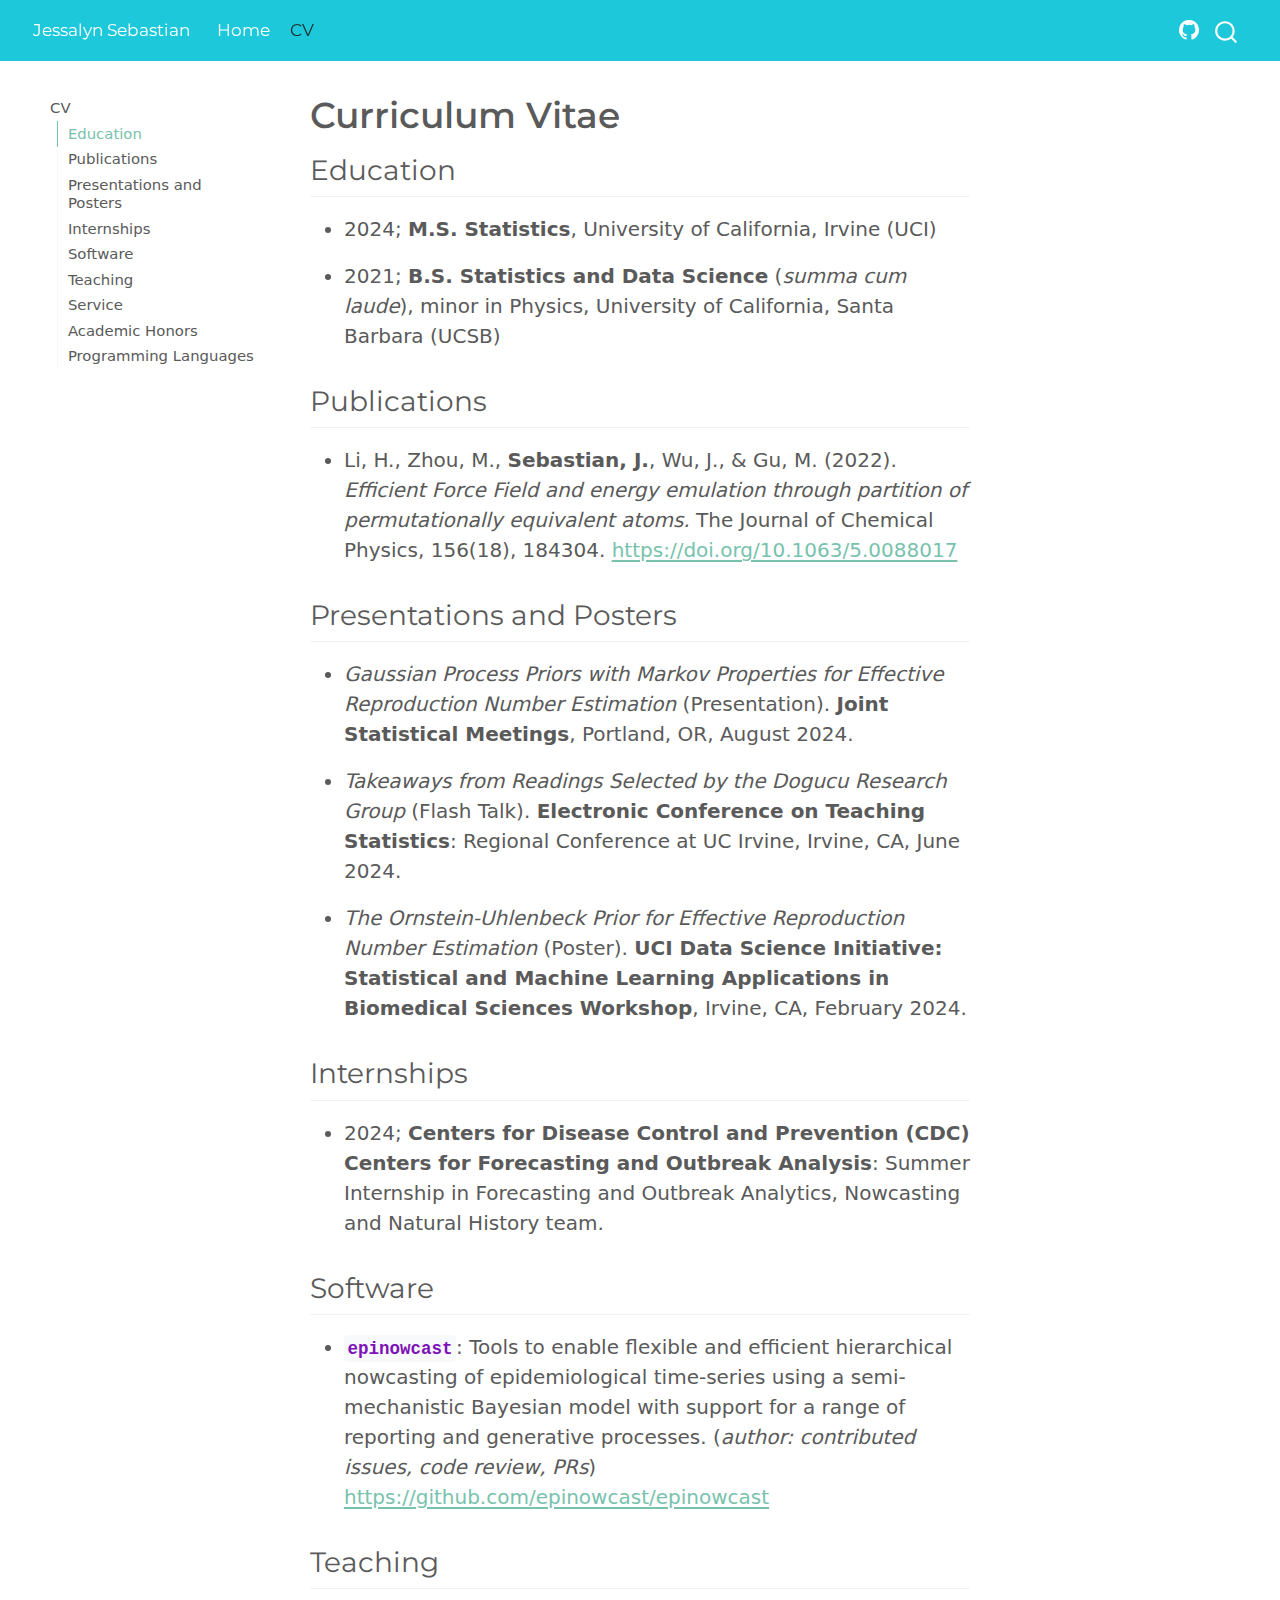
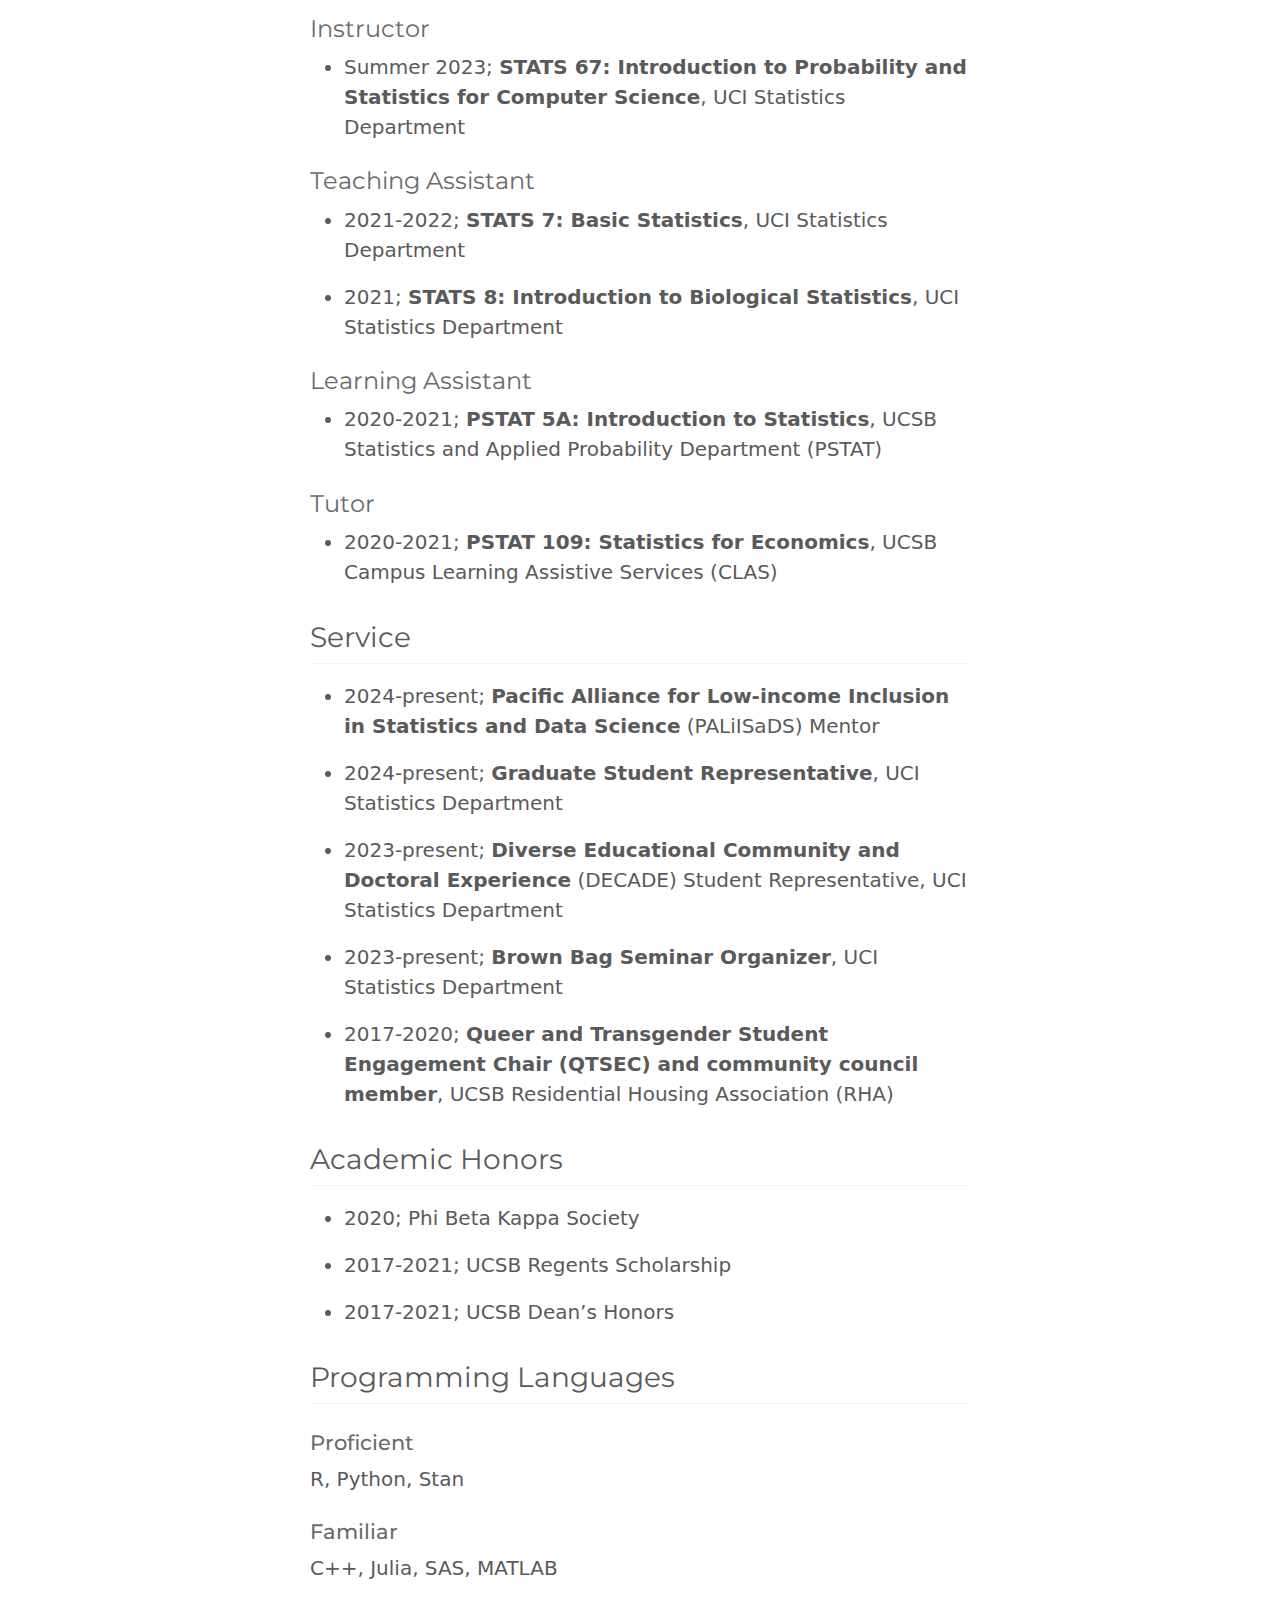
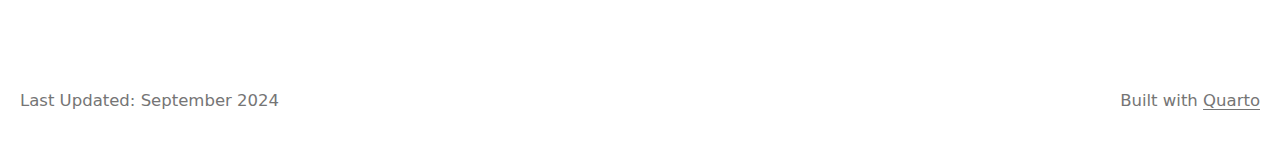
<file: docs/CV.html>
<!DOCTYPE html>
<html xmlns="http://www.w3.org/1999/xhtml" lang="en" xml:lang="en"><head>

<meta charset="utf-8">
<meta name="generator" content="quarto-1.4.557">

<meta name="viewport" content="width=device-width, initial-scale=1.0, user-scalable=yes">


<title>Jessalyn Sebastian - Curriculum Vitae</title>
<style>
code{white-space: pre-wrap;}
span.smallcaps{font-variant: small-caps;}
div.columns{display: flex; gap: min(4vw, 1.5em);}
div.column{flex: auto; overflow-x: auto;}
div.hanging-indent{margin-left: 1.5em; text-indent: -1.5em;}
ul.task-list{list-style: none;}
ul.task-list li input[type="checkbox"] {
  width: 0.8em;
  margin: 0 0.8em 0.2em -1em; /* quarto-specific, see https://github.com/quarto-dev/quarto-cli/issues/4556 */ 
  vertical-align: middle;
}
</style>


<script src="site_libs/quarto-nav/quarto-nav.js"></script>
<script src="site_libs/quarto-nav/headroom.min.js"></script>
<script src="site_libs/clipboard/clipboard.min.js"></script>
<script src="site_libs/quarto-search/autocomplete.umd.js"></script>
<script src="site_libs/quarto-search/fuse.min.js"></script>
<script src="site_libs/quarto-search/quarto-search.js"></script>
<meta name="quarto:offset" content="./">
<script src="site_libs/quarto-html/quarto.js"></script>
<script src="site_libs/quarto-html/popper.min.js"></script>
<script src="site_libs/quarto-html/tippy.umd.min.js"></script>
<script src="site_libs/quarto-html/anchor.min.js"></script>
<link href="site_libs/quarto-html/tippy.css" rel="stylesheet">
<link href="site_libs/quarto-html/quarto-syntax-highlighting.css" rel="stylesheet" id="quarto-text-highlighting-styles">
<script src="site_libs/bootstrap/bootstrap.min.js"></script>
<link href="site_libs/bootstrap/bootstrap-icons.css" rel="stylesheet">
<link href="site_libs/bootstrap/bootstrap.min.css" rel="stylesheet" id="quarto-bootstrap" data-mode="light">
<script id="quarto-search-options" type="application/json">{
  "location": "navbar",
  "copy-button": false,
  "collapse-after": 3,
  "panel-placement": "end",
  "type": "overlay",
  "limit": 50,
  "keyboard-shortcut": [
    "f",
    "/",
    "s"
  ],
  "show-item-context": false,
  "language": {
    "search-no-results-text": "No results",
    "search-matching-documents-text": "matching documents",
    "search-copy-link-title": "Copy link to search",
    "search-hide-matches-text": "Hide additional matches",
    "search-more-match-text": "more match in this document",
    "search-more-matches-text": "more matches in this document",
    "search-clear-button-title": "Clear",
    "search-text-placeholder": "",
    "search-detached-cancel-button-title": "Cancel",
    "search-submit-button-title": "Submit",
    "search-label": "Search"
  }
}</script>


<link rel="stylesheet" href="custom.css">
</head>

<body class="floating nav-fixed">

<div id="quarto-search-results"></div>
  <header id="quarto-header" class="headroom fixed-top">
    <nav class="navbar navbar-expand-lg " data-bs-theme="dark">
      <div class="navbar-container container-fluid">
      <div class="navbar-brand-container mx-auto">
    <a class="navbar-brand" href="./index.html">
    <span class="navbar-title">Jessalyn Sebastian</span>
    </a>
  </div>
            <div id="quarto-search" class="" title="Search"></div>
          <button class="navbar-toggler" type="button" data-bs-toggle="collapse" data-bs-target="#navbarCollapse" aria-controls="navbarCollapse" aria-expanded="false" aria-label="Toggle navigation" onclick="if (window.quartoToggleHeadroom) { window.quartoToggleHeadroom(); }">
  <span class="navbar-toggler-icon"></span>
</button>
          <div class="collapse navbar-collapse" id="navbarCollapse">
            <ul class="navbar-nav navbar-nav-scroll me-auto">
  <li class="nav-item">
    <a class="nav-link" href="./index.html"> 
<span class="menu-text">Home</span></a>
  </li>  
  <li class="nav-item">
    <a class="nav-link active" href="./CV.html" aria-current="page"> 
<span class="menu-text">CV</span></a>
  </li>  
</ul>
          </div> <!-- /navcollapse -->
          <div class="quarto-navbar-tools">
    <a href="https://github.com/jessalynnsebastian" title="" class="quarto-navigation-tool px-1" aria-label=""><i class="bi bi-github"></i></a>
</div>
      </div> <!-- /container-fluid -->
    </nav>
</header>
<!-- content -->
<div id="quarto-content" class="quarto-container page-columns page-rows-contents page-layout-article page-navbar">
<!-- sidebar -->
  <nav id="quarto-sidebar" class="sidebar collapse collapse-horizontal quarto-sidebar-collapse-item sidebar-navigation floating overflow-auto">
    <nav id="TOC" role="doc-toc" class="toc-active">
    <h2 id="toc-title">CV</h2>
   
  <ul>
  <li><a href="#education" id="toc-education" class="nav-link active" data-scroll-target="#education">Education</a></li>
  <li><a href="#publications" id="toc-publications" class="nav-link" data-scroll-target="#publications">Publications</a></li>
  <li><a href="#presentations-and-posters" id="toc-presentations-and-posters" class="nav-link" data-scroll-target="#presentations-and-posters">Presentations and Posters</a></li>
  <li><a href="#internships" id="toc-internships" class="nav-link" data-scroll-target="#internships">Internships</a></li>
  <li><a href="#software" id="toc-software" class="nav-link" data-scroll-target="#software">Software</a></li>
  <li><a href="#teaching" id="toc-teaching" class="nav-link" data-scroll-target="#teaching">Teaching</a>
  <ul class="collapse">
  <li><a href="#instructor" id="toc-instructor" class="nav-link" data-scroll-target="#instructor">Instructor</a></li>
  <li><a href="#teaching-assistant" id="toc-teaching-assistant" class="nav-link" data-scroll-target="#teaching-assistant">Teaching Assistant</a></li>
  <li><a href="#learning-assistant" id="toc-learning-assistant" class="nav-link" data-scroll-target="#learning-assistant">Learning Assistant</a></li>
  <li><a href="#tutor" id="toc-tutor" class="nav-link" data-scroll-target="#tutor">Tutor</a></li>
  </ul></li>
  <li><a href="#service" id="toc-service" class="nav-link" data-scroll-target="#service">Service</a></li>
  <li><a href="#academic-honors" id="toc-academic-honors" class="nav-link" data-scroll-target="#academic-honors">Academic Honors</a></li>
  <li><a href="#programming-languages" id="toc-programming-languages" class="nav-link" data-scroll-target="#programming-languages">Programming Languages</a></li>
  </ul>
</nav>
</nav>
<div id="quarto-sidebar-glass" class="quarto-sidebar-collapse-item" data-bs-toggle="collapse" data-bs-target=".quarto-sidebar-collapse-item"></div>
<!-- margin-sidebar -->
    <div id="quarto-margin-sidebar" class="sidebar margin-sidebar">
    </div>
<!-- main -->
<main class="content" id="quarto-document-content">

<header id="title-block-header" class="quarto-title-block default">
<div class="quarto-title">
<h1 class="title">Curriculum Vitae</h1>
</div>



<div class="quarto-title-meta">

    
  
    
  </div>
  


</header>


<section id="education" class="level2">
<h2 class="anchored" data-anchor-id="education">Education</h2>
<ul>
<li><p>2024; <strong>M.S. Statistics</strong>, University of California, Irvine (UCI)</p></li>
<li><p>2021; <strong>B.S. Statistics and Data Science</strong> (<em>summa cum laude</em>), minor in Physics, University of California, Santa Barbara (UCSB)</p></li>
</ul>
</section>
<section id="publications" class="level2">
<h2 class="anchored" data-anchor-id="publications">Publications</h2>
<ul>
<li>Li, H., Zhou, M., <strong>Sebastian, J.</strong>, Wu, J., &amp; Gu, M. (2022). <em>Efficient Force Field and energy emulation through partition of permutationally equivalent atoms.</em> The Journal of Chemical Physics, 156(18), 184304. <a href="https://doi.org/10.1063/5.0088017">https://doi.org/10.1063/5.0088017</a></li>
</ul>
</section>
<section id="presentations-and-posters" class="level2">
<h2 class="anchored" data-anchor-id="presentations-and-posters">Presentations and Posters</h2>
<ul>
<li><p><em>Gaussian Process Priors with Markov Properties for Effective Reproduction Number Estimation</em> (Presentation). <strong>Joint Statistical Meetings</strong>, Portland, OR, August 2024.</p></li>
<li><p><em>Takeaways from Readings Selected by the Dogucu Research Group</em> (Flash Talk). <strong>Electronic Conference on Teaching Statistics</strong>: Regional Conference at UC Irvine, Irvine, CA, June 2024.</p></li>
<li><p><em>The Ornstein-Uhlenbeck Prior for Effective Reproduction Number Estimation</em> (Poster). <strong>UCI Data Science Initiative: Statistical and Machine Learning Applications in Biomedical Sciences Workshop</strong>, Irvine, CA, February 2024.</p></li>
</ul>
</section>
<section id="internships" class="level2">
<h2 class="anchored" data-anchor-id="internships">Internships</h2>
<ul>
<li>2024; <strong>Centers for Disease Control and Prevention (CDC) Centers for Forecasting and Outbreak Analysis</strong>: Summer Internship in Forecasting and Outbreak Analytics, Nowcasting and Natural History team.</li>
</ul>
</section>
<section id="software" class="level2">
<h2 class="anchored" data-anchor-id="software">Software</h2>
<ul>
<li><strong><code>epinowcast</code></strong>: Tools to enable flexible and efficient hierarchical nowcasting of epidemiological time-series using a semi-mechanistic Bayesian model with support for a range of reporting and generative processes. (<em>author: contributed issues, code review, PRs</em>) <a href="https://github.com/epinowcast/epinowcast">https://github.com/epinowcast/epinowcast</a></li>
</ul>
</section>
<section id="teaching" class="level2">
<h2 class="anchored" data-anchor-id="teaching">Teaching</h2>
<section id="instructor" class="level3">
<h3 class="anchored" data-anchor-id="instructor">Instructor</h3>
<ul>
<li>Summer 2023; <strong>STATS 67: Introduction to Probability and Statistics for Computer Science</strong>, UCI Statistics Department</li>
</ul>
</section>
<section id="teaching-assistant" class="level3">
<h3 class="anchored" data-anchor-id="teaching-assistant">Teaching Assistant</h3>
<ul>
<li><p>2021-2022; <strong>STATS 7: Basic Statistics</strong>, UCI Statistics Department</p></li>
<li><p>2021; <strong>STATS 8: Introduction to Biological Statistics</strong>, UCI Statistics Department</p></li>
</ul>
</section>
<section id="learning-assistant" class="level3">
<h3 class="anchored" data-anchor-id="learning-assistant">Learning Assistant</h3>
<ul>
<li>2020-2021; <strong>PSTAT 5A: Introduction to Statistics</strong>, UCSB Statistics and Applied Probability Department (PSTAT)</li>
</ul>
</section>
<section id="tutor" class="level3">
<h3 class="anchored" data-anchor-id="tutor">Tutor</h3>
<ul>
<li>2020-2021; <strong>PSTAT 109: Statistics for Economics</strong>, UCSB Campus Learning Assistive Services (CLAS)</li>
</ul>
</section>
</section>
<section id="service" class="level2">
<h2 class="anchored" data-anchor-id="service">Service</h2>
<ul>
<li><p>2024-present; <strong>Pacific Alliance for Low-income Inclusion in Statistics and Data Science</strong> (PALiISaDS) Mentor</p></li>
<li><p>2024-present; <strong>Graduate Student Representative</strong>, UCI Statistics Department</p></li>
<li><p>2023-present; <strong>Diverse Educational Community and Doctoral Experience</strong> (DECADE) Student Representative, UCI Statistics Department</p></li>
<li><p>2023-present; <strong>Brown Bag Seminar Organizer</strong>, UCI Statistics Department</p></li>
<li><p>2017-2020; <strong>Queer and Transgender Student Engagement Chair (QTSEC) and community council member</strong>, UCSB Residential Housing Association (RHA)</p></li>
</ul>
</section>
<section id="academic-honors" class="level2">
<h2 class="anchored" data-anchor-id="academic-honors">Academic Honors</h2>
<ul>
<li><p>2020; Phi Beta Kappa Society</p></li>
<li><p>2017-2021; UCSB Regents Scholarship</p></li>
<li><p>2017-2021; UCSB Dean’s Honors</p></li>
</ul>
</section>
<section id="programming-languages" class="level2">
<h2 class="anchored" data-anchor-id="programming-languages">Programming Languages</h2>
<section id="proficient" class="level4">
<h4 class="anchored" data-anchor-id="proficient">Proficient</h4>
<p>R, Python, Stan</p>
</section>
<section id="familiar" class="level4">
<h4 class="anchored" data-anchor-id="familiar">Familiar</h4>
<p>C++, Julia, SAS, MATLAB</p>


</section>
</section>

</main> <!-- /main -->
<script id="quarto-html-after-body" type="application/javascript">
window.document.addEventListener("DOMContentLoaded", function (event) {
  const toggleBodyColorMode = (bsSheetEl) => {
    const mode = bsSheetEl.getAttribute("data-mode");
    const bodyEl = window.document.querySelector("body");
    if (mode === "dark") {
      bodyEl.classList.add("quarto-dark");
      bodyEl.classList.remove("quarto-light");
    } else {
      bodyEl.classList.add("quarto-light");
      bodyEl.classList.remove("quarto-dark");
    }
  }
  const toggleBodyColorPrimary = () => {
    const bsSheetEl = window.document.querySelector("link#quarto-bootstrap");
    if (bsSheetEl) {
      toggleBodyColorMode(bsSheetEl);
    }
  }
  toggleBodyColorPrimary();  
  const icon = "";
  const anchorJS = new window.AnchorJS();
  anchorJS.options = {
    placement: 'right',
    icon: icon
  };
  anchorJS.add('.anchored');
  const isCodeAnnotation = (el) => {
    for (const clz of el.classList) {
      if (clz.startsWith('code-annotation-')) {                     
        return true;
      }
    }
    return false;
  }
  const clipboard = new window.ClipboardJS('.code-copy-button', {
    text: function(trigger) {
      const codeEl = trigger.previousElementSibling.cloneNode(true);
      for (const childEl of codeEl.children) {
        if (isCodeAnnotation(childEl)) {
          childEl.remove();
        }
      }
      return codeEl.innerText;
    }
  });
  clipboard.on('success', function(e) {
    // button target
    const button = e.trigger;
    // don't keep focus
    button.blur();
    // flash "checked"
    button.classList.add('code-copy-button-checked');
    var currentTitle = button.getAttribute("title");
    button.setAttribute("title", "Copied!");
    let tooltip;
    if (window.bootstrap) {
      button.setAttribute("data-bs-toggle", "tooltip");
      button.setAttribute("data-bs-placement", "left");
      button.setAttribute("data-bs-title", "Copied!");
      tooltip = new bootstrap.Tooltip(button, 
        { trigger: "manual", 
          customClass: "code-copy-button-tooltip",
          offset: [0, -8]});
      tooltip.show();    
    }
    setTimeout(function() {
      if (tooltip) {
        tooltip.hide();
        button.removeAttribute("data-bs-title");
        button.removeAttribute("data-bs-toggle");
        button.removeAttribute("data-bs-placement");
      }
      button.setAttribute("title", currentTitle);
      button.classList.remove('code-copy-button-checked');
    }, 1000);
    // clear code selection
    e.clearSelection();
  });
    var localhostRegex = new RegExp(/^(?:http|https):\/\/localhost\:?[0-9]*\//);
    var mailtoRegex = new RegExp(/^mailto:/);
      var filterRegex = new RegExp('/' + window.location.host + '/');
    var isInternal = (href) => {
        return filterRegex.test(href) || localhostRegex.test(href) || mailtoRegex.test(href);
    }
    // Inspect non-navigation links and adorn them if external
 	var links = window.document.querySelectorAll('a[href]:not(.nav-link):not(.navbar-brand):not(.toc-action):not(.sidebar-link):not(.sidebar-item-toggle):not(.pagination-link):not(.no-external):not([aria-hidden]):not(.dropdown-item):not(.quarto-navigation-tool)');
    for (var i=0; i<links.length; i++) {
      const link = links[i];
      if (!isInternal(link.href)) {
        // undo the damage that might have been done by quarto-nav.js in the case of
        // links that we want to consider external
        if (link.dataset.originalHref !== undefined) {
          link.href = link.dataset.originalHref;
        }
      }
    }
  function tippyHover(el, contentFn, onTriggerFn, onUntriggerFn) {
    const config = {
      allowHTML: true,
      maxWidth: 500,
      delay: 100,
      arrow: false,
      appendTo: function(el) {
          return el.parentElement;
      },
      interactive: true,
      interactiveBorder: 10,
      theme: 'quarto',
      placement: 'bottom-start',
    };
    if (contentFn) {
      config.content = contentFn;
    }
    if (onTriggerFn) {
      config.onTrigger = onTriggerFn;
    }
    if (onUntriggerFn) {
      config.onUntrigger = onUntriggerFn;
    }
    window.tippy(el, config); 
  }
  const noterefs = window.document.querySelectorAll('a[role="doc-noteref"]');
  for (var i=0; i<noterefs.length; i++) {
    const ref = noterefs[i];
    tippyHover(ref, function() {
      // use id or data attribute instead here
      let href = ref.getAttribute('data-footnote-href') || ref.getAttribute('href');
      try { href = new URL(href).hash; } catch {}
      const id = href.replace(/^#\/?/, "");
      const note = window.document.getElementById(id);
      if (note) {
        return note.innerHTML;
      } else {
        return "";
      }
    });
  }
  const xrefs = window.document.querySelectorAll('a.quarto-xref');
  const processXRef = (id, note) => {
    // Strip column container classes
    const stripColumnClz = (el) => {
      el.classList.remove("page-full", "page-columns");
      if (el.children) {
        for (const child of el.children) {
          stripColumnClz(child);
        }
      }
    }
    stripColumnClz(note)
    if (id === null || id.startsWith('sec-')) {
      // Special case sections, only their first couple elements
      const container = document.createElement("div");
      if (note.children && note.children.length > 2) {
        container.appendChild(note.children[0].cloneNode(true));
        for (let i = 1; i < note.children.length; i++) {
          const child = note.children[i];
          if (child.tagName === "P" && child.innerText === "") {
            continue;
          } else {
            container.appendChild(child.cloneNode(true));
            break;
          }
        }
        if (window.Quarto?.typesetMath) {
          window.Quarto.typesetMath(container);
        }
        return container.innerHTML
      } else {
        if (window.Quarto?.typesetMath) {
          window.Quarto.typesetMath(note);
        }
        return note.innerHTML;
      }
    } else {
      // Remove any anchor links if they are present
      const anchorLink = note.querySelector('a.anchorjs-link');
      if (anchorLink) {
        anchorLink.remove();
      }
      if (window.Quarto?.typesetMath) {
        window.Quarto.typesetMath(note);
      }
      // TODO in 1.5, we should make sure this works without a callout special case
      if (note.classList.contains("callout")) {
        return note.outerHTML;
      } else {
        return note.innerHTML;
      }
    }
  }
  for (var i=0; i<xrefs.length; i++) {
    const xref = xrefs[i];
    tippyHover(xref, undefined, function(instance) {
      instance.disable();
      let url = xref.getAttribute('href');
      let hash = undefined; 
      if (url.startsWith('#')) {
        hash = url;
      } else {
        try { hash = new URL(url).hash; } catch {}
      }
      if (hash) {
        const id = hash.replace(/^#\/?/, "");
        const note = window.document.getElementById(id);
        if (note !== null) {
          try {
            const html = processXRef(id, note.cloneNode(true));
            instance.setContent(html);
          } finally {
            instance.enable();
            instance.show();
          }
        } else {
          // See if we can fetch this
          fetch(url.split('#')[0])
          .then(res => res.text())
          .then(html => {
            const parser = new DOMParser();
            const htmlDoc = parser.parseFromString(html, "text/html");
            const note = htmlDoc.getElementById(id);
            if (note !== null) {
              const html = processXRef(id, note);
              instance.setContent(html);
            } 
          }).finally(() => {
            instance.enable();
            instance.show();
          });
        }
      } else {
        // See if we can fetch a full url (with no hash to target)
        // This is a special case and we should probably do some content thinning / targeting
        fetch(url)
        .then(res => res.text())
        .then(html => {
          const parser = new DOMParser();
          const htmlDoc = parser.parseFromString(html, "text/html");
          const note = htmlDoc.querySelector('main.content');
          if (note !== null) {
            // This should only happen for chapter cross references
            // (since there is no id in the URL)
            // remove the first header
            if (note.children.length > 0 && note.children[0].tagName === "HEADER") {
              note.children[0].remove();
            }
            const html = processXRef(null, note);
            instance.setContent(html);
          } 
        }).finally(() => {
          instance.enable();
          instance.show();
        });
      }
    }, function(instance) {
    });
  }
      let selectedAnnoteEl;
      const selectorForAnnotation = ( cell, annotation) => {
        let cellAttr = 'data-code-cell="' + cell + '"';
        let lineAttr = 'data-code-annotation="' +  annotation + '"';
        const selector = 'span[' + cellAttr + '][' + lineAttr + ']';
        return selector;
      }
      const selectCodeLines = (annoteEl) => {
        const doc = window.document;
        const targetCell = annoteEl.getAttribute("data-target-cell");
        const targetAnnotation = annoteEl.getAttribute("data-target-annotation");
        const annoteSpan = window.document.querySelector(selectorForAnnotation(targetCell, targetAnnotation));
        const lines = annoteSpan.getAttribute("data-code-lines").split(",");
        const lineIds = lines.map((line) => {
          return targetCell + "-" + line;
        })
        let top = null;
        let height = null;
        let parent = null;
        if (lineIds.length > 0) {
            //compute the position of the single el (top and bottom and make a div)
            const el = window.document.getElementById(lineIds[0]);
            top = el.offsetTop;
            height = el.offsetHeight;
            parent = el.parentElement.parentElement;
          if (lineIds.length > 1) {
            const lastEl = window.document.getElementById(lineIds[lineIds.length - 1]);
            const bottom = lastEl.offsetTop + lastEl.offsetHeight;
            height = bottom - top;
          }
          if (top !== null && height !== null && parent !== null) {
            // cook up a div (if necessary) and position it 
            let div = window.document.getElementById("code-annotation-line-highlight");
            if (div === null) {
              div = window.document.createElement("div");
              div.setAttribute("id", "code-annotation-line-highlight");
              div.style.position = 'absolute';
              parent.appendChild(div);
            }
            div.style.top = top - 2 + "px";
            div.style.height = height + 4 + "px";
            div.style.left = 0;
            let gutterDiv = window.document.getElementById("code-annotation-line-highlight-gutter");
            if (gutterDiv === null) {
              gutterDiv = window.document.createElement("div");
              gutterDiv.setAttribute("id", "code-annotation-line-highlight-gutter");
              gutterDiv.style.position = 'absolute';
              const codeCell = window.document.getElementById(targetCell);
              const gutter = codeCell.querySelector('.code-annotation-gutter');
              gutter.appendChild(gutterDiv);
            }
            gutterDiv.style.top = top - 2 + "px";
            gutterDiv.style.height = height + 4 + "px";
          }
          selectedAnnoteEl = annoteEl;
        }
      };
      const unselectCodeLines = () => {
        const elementsIds = ["code-annotation-line-highlight", "code-annotation-line-highlight-gutter"];
        elementsIds.forEach((elId) => {
          const div = window.document.getElementById(elId);
          if (div) {
            div.remove();
          }
        });
        selectedAnnoteEl = undefined;
      };
        // Handle positioning of the toggle
    window.addEventListener(
      "resize",
      throttle(() => {
        elRect = undefined;
        if (selectedAnnoteEl) {
          selectCodeLines(selectedAnnoteEl);
        }
      }, 10)
    );
    function throttle(fn, ms) {
    let throttle = false;
    let timer;
      return (...args) => {
        if(!throttle) { // first call gets through
            fn.apply(this, args);
            throttle = true;
        } else { // all the others get throttled
            if(timer) clearTimeout(timer); // cancel #2
            timer = setTimeout(() => {
              fn.apply(this, args);
              timer = throttle = false;
            }, ms);
        }
      };
    }
      // Attach click handler to the DT
      const annoteDls = window.document.querySelectorAll('dt[data-target-cell]');
      for (const annoteDlNode of annoteDls) {
        annoteDlNode.addEventListener('click', (event) => {
          const clickedEl = event.target;
          if (clickedEl !== selectedAnnoteEl) {
            unselectCodeLines();
            const activeEl = window.document.querySelector('dt[data-target-cell].code-annotation-active');
            if (activeEl) {
              activeEl.classList.remove('code-annotation-active');
            }
            selectCodeLines(clickedEl);
            clickedEl.classList.add('code-annotation-active');
          } else {
            // Unselect the line
            unselectCodeLines();
            clickedEl.classList.remove('code-annotation-active');
          }
        });
      }
  const findCites = (el) => {
    const parentEl = el.parentElement;
    if (parentEl) {
      const cites = parentEl.dataset.cites;
      if (cites) {
        return {
          el,
          cites: cites.split(' ')
        };
      } else {
        return findCites(el.parentElement)
      }
    } else {
      return undefined;
    }
  };
  var bibliorefs = window.document.querySelectorAll('a[role="doc-biblioref"]');
  for (var i=0; i<bibliorefs.length; i++) {
    const ref = bibliorefs[i];
    const citeInfo = findCites(ref);
    if (citeInfo) {
      tippyHover(citeInfo.el, function() {
        var popup = window.document.createElement('div');
        citeInfo.cites.forEach(function(cite) {
          var citeDiv = window.document.createElement('div');
          citeDiv.classList.add('hanging-indent');
          citeDiv.classList.add('csl-entry');
          var biblioDiv = window.document.getElementById('ref-' + cite);
          if (biblioDiv) {
            citeDiv.innerHTML = biblioDiv.innerHTML;
          }
          popup.appendChild(citeDiv);
        });
        return popup.innerHTML;
      });
    }
  }
});
</script>
</div> <!-- /content -->
<footer class="footer">
  <div class="nav-footer">
    <div class="nav-footer-left">
<p>Last Updated: September 2024</p>
</div>   
    <div class="nav-footer-center">
      &nbsp;
    </div>
    <div class="nav-footer-right">
<p>Built with <a href="https://quarto.org/">Quarto</a></p>
</div>
  </div>
</footer>




</body></html>
</file>
<file: docs/site_libs/quarto-html/tippy.css>
.tippy-box[data-animation=fade][data-state=hidden]{opacity:0}[data-tippy-root]{max-width:calc(100vw - 10px)}.tippy-box{position:relative;background-color:#333;color:#fff;border-radius:4px;font-size:14px;line-height:1.4;white-space:normal;outline:0;transition-property:transform,visibility,opacity}.tippy-box[data-placement^=top]>.tippy-arrow{bottom:0}.tippy-box[data-placement^=top]>.tippy-arrow:before{bottom:-7px;left:0;border-width:8px 8px 0;border-top-color:initial;transform-origin:center top}.tippy-box[data-placement^=bottom]>.tippy-arrow{top:0}.tippy-box[data-placement^=bottom]>.tippy-arrow:before{top:-7px;left:0;border-width:0 8px 8px;border-bottom-color:initial;transform-origin:center bottom}.tippy-box[data-placement^=left]>.tippy-arrow{right:0}.tippy-box[data-placement^=left]>.tippy-arrow:before{border-width:8px 0 8px 8px;border-left-color:initial;right:-7px;transform-origin:center left}.tippy-box[data-placement^=right]>.tippy-arrow{left:0}.tippy-box[data-placement^=right]>.tippy-arrow:before{left:-7px;border-width:8px 8px 8px 0;border-right-color:initial;transform-origin:center right}.tippy-box[data-inertia][data-state=visible]{transition-timing-function:cubic-bezier(.54,1.5,.38,1.11)}.tippy-arrow{width:16px;height:16px;color:#333}.tippy-arrow:before{content:"";position:absolute;border-color:transparent;border-style:solid}.tippy-content{position:relative;padding:5px 9px;z-index:1}
</file>
<file: docs/site_libs/quarto-html/quarto-syntax-highlighting.css>
/* quarto syntax highlight colors */
:root {
  --quarto-hl-ot-color: #003B4F;
  --quarto-hl-at-color: #657422;
  --quarto-hl-ss-color: #20794D;
  --quarto-hl-an-color: #5E5E5E;
  --quarto-hl-fu-color: #4758AB;
  --quarto-hl-st-color: #20794D;
  --quarto-hl-cf-color: #003B4F;
  --quarto-hl-op-color: #5E5E5E;
  --quarto-hl-er-color: #AD0000;
  --quarto-hl-bn-color: #AD0000;
  --quarto-hl-al-color: #AD0000;
  --quarto-hl-va-color: #111111;
  --quarto-hl-bu-color: inherit;
  --quarto-hl-ex-color: inherit;
  --quarto-hl-pp-color: #AD0000;
  --quarto-hl-in-color: #5E5E5E;
  --quarto-hl-vs-color: #20794D;
  --quarto-hl-wa-color: #5E5E5E;
  --quarto-hl-do-color: #5E5E5E;
  --quarto-hl-im-color: #00769E;
  --quarto-hl-ch-color: #20794D;
  --quarto-hl-dt-color: #AD0000;
  --quarto-hl-fl-color: #AD0000;
  --quarto-hl-co-color: #5E5E5E;
  --quarto-hl-cv-color: #5E5E5E;
  --quarto-hl-cn-color: #8f5902;
  --quarto-hl-sc-color: #5E5E5E;
  --quarto-hl-dv-color: #AD0000;
  --quarto-hl-kw-color: #003B4F;
}

/* other quarto variables */
:root {
  --quarto-font-monospace: SFMono-Regular, Menlo, Monaco, Consolas, "Liberation Mono", "Courier New", monospace;
}

pre > code.sourceCode > span {
  color: #003B4F;
}

code span {
  color: #003B4F;
}

code.sourceCode > span {
  color: #003B4F;
}

div.sourceCode,
div.sourceCode pre.sourceCode {
  color: #003B4F;
}

code span.ot {
  color: #003B4F;
  font-style: inherit;
}

code span.at {
  color: #657422;
  font-style: inherit;
}

code span.ss {
  color: #20794D;
  font-style: inherit;
}

code span.an {
  color: #5E5E5E;
  font-style: inherit;
}

code span.fu {
  color: #4758AB;
  font-style: inherit;
}

code span.st {
  color: #20794D;
  font-style: inherit;
}

code span.cf {
  color: #003B4F;
  font-style: inherit;
}

code span.op {
  color: #5E5E5E;
  font-style: inherit;
}

code span.er {
  color: #AD0000;
  font-style: inherit;
}

code span.bn {
  color: #AD0000;
  font-style: inherit;
}

code span.al {
  color: #AD0000;
  font-style: inherit;
}

code span.va {
  color: #111111;
  font-style: inherit;
}

code span.bu {
  font-style: inherit;
}

code span.ex {
  font-style: inherit;
}

code span.pp {
  color: #AD0000;
  font-style: inherit;
}

code span.in {
  color: #5E5E5E;
  font-style: inherit;
}

code span.vs {
  color: #20794D;
  font-style: inherit;
}

code span.wa {
  color: #5E5E5E;
  font-style: italic;
}

code span.do {
  color: #5E5E5E;
  font-style: italic;
}

code span.im {
  color: #00769E;
  font-style: inherit;
}

code span.ch {
  color: #20794D;
  font-style: inherit;
}

code span.dt {
  color: #AD0000;
  font-style: inherit;
}

code span.fl {
  color: #AD0000;
  font-style: inherit;
}

code span.co {
  color: #5E5E5E;
  font-style: inherit;
}

code span.cv {
  color: #5E5E5E;
  font-style: italic;
}

code span.cn {
  color: #8f5902;
  font-style: inherit;
}

code span.sc {
  color: #5E5E5E;
  font-style: inherit;
}

code span.dv {
  color: #AD0000;
  font-style: inherit;
}

code span.kw {
  color: #003B4F;
  font-style: inherit;
}

.prevent-inlining {
  content: "</";
}

/*# sourceMappingURL=debc5d5d77c3f9108843748ff7464032.css.map */
</file>
<file: docs/custom.css>
.navbar {
    background-color: #1dc8db;
  }

.navbar-brand {
    font-size: 1rem;
  }

.navbar .nav-link {
    font-size: 1rem;
}

body {
  font-size: 20px;
}
  
h1 {
  font-size: 36px;
  font-weight: 550;
}

h2{
  font-size: 28px;
  font-weight: 400;
}

h3{
  font-size: 24px;
  font-weight: 400;
}
</file>
